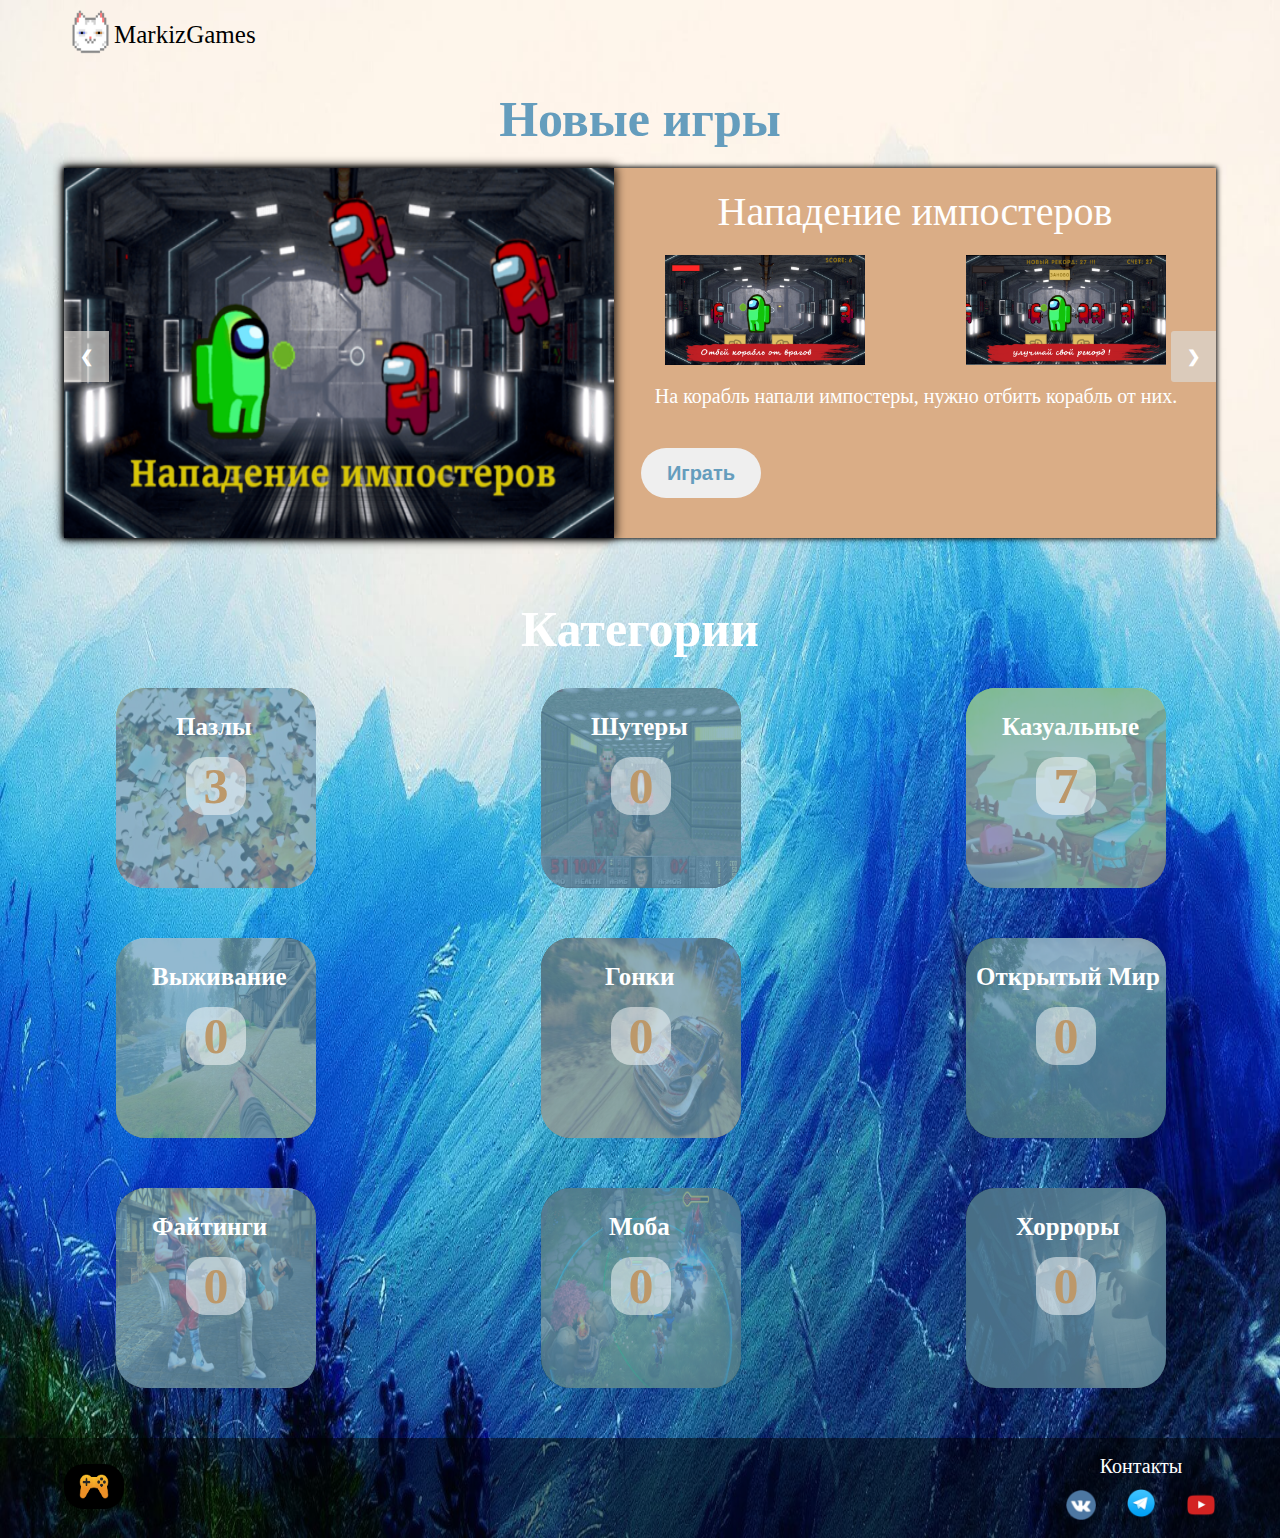
<file: index.html>
<!DOCTYPE html>
<html lang="en" dir="ltr">
  <head>
    <meta charset="utf-8">
    <meta name="viewport" content="width=device-width, initial-scale=1">
    <meta http-equiv="X-UA-Compatible" content="ie=edge">
    <link rel="stylesheet" type="text/css" href="css/Style.css">
    <link rel="shortcut icon" href="img/Logo/logo.png">
    <title>MarkizGames</title>
  </head>
  <body background="img/BodyPhone/back.png">
    <header class="header">
      <div class="container">
        <nav class="nav">
          <a href="#"><img class="logo-img" src="img/Logo/logo.png" alt="logo"></a>
          <a href="#"><span class="CompanyName">MarkizGames</span></a>
        </nav>
      </div>
    </header>
    <section class="new-game">
      <div class="container">
        <div class="title">
          <h1>Новые игры</h1>
        </div>
        <div class="slider">
            <div class="item">
              <div class="cover">
                <img class="cover-img" src="img/NewGame/NewGameOne/CoverAmong.png" alt="">
              </div>
              <div class="info">
                <div class="title-name">
                  <span class="title-name-span">Нападение импостеров</span>
                </div>
                <div class="screenshots">
                  <img class="screenshots-img" src="img/NewGame/NewGameOne/ScreenOne.png" alt="">
                  <img class="screenshots-img" src="img/NewGame/NewGameOne/ScreenTwo.png" alt="">
                </div>
                <div class="description">
                  <span class="text-description">На корабль напали импостеры, нужно отбить корабль от них.</span>
                </div>
                <div class="link">
                  <a class="link-a" href="https://yandex.ru/games/app/195930?lang=ru">
                    <button class="link-in-game" type="button" name="button">
                      <span class="link-span"> <b>Играть</b></span>
                    </button>
                  </a>
                </div>
              </div>
            </div>
            <div class="item">
              <div class="cover">
                <img class="cover-img" src="img/NewGame/NewGameTwo/CoverBrawlStars.png" alt="">
              </div>
              <div class="info">
                <div class="title-name">
                  <span class="title-name-span">Пазлы в Бравл Старс</span>
                </div>
                <div class="screenshots">
                  <img class="screenshots-img" src="img/NewGame/NewGameTwo/ScreenOne.png" alt="">
                  <img class="screenshots-img" src="img/NewGame/NewGameTwo/ScreenTwo.png" alt="">
                  <img class="screenshots-img" src="img/NewGame/NewGameTwo/ScreenThree.png" alt="">
                </div>
                <div class="description">
                  <span class="text-description">Пазлы в бравл старс - игра, где можно собирать различные картинки, да еще и на разном уровне сложности!</span>
                </div>
                <div class="link">
                  <a class="link-a" href="https://yandex.ru/games/app/193889?lang=ru">
                    <button class="link-in-game" type="button" name="button">
                      <span class="link-span"> <b>Играть</b></span>
                    </button>
                  </a>
                </div>
              </div>
            </div>
            <div class="item">
              <div class="cover">
                <img class="cover-img" src="img/NewGame/NewGameThree/CoverMinecraft.png" alt="">
              </div>
              <div class="info">
                <div class="title-name">
                  <span class="title-name-span">Увлекательные Пазлы в Майнкрафте</span>
                </div>
                <div class="screenshots">
                  <img class="screenshots-img" src="img/NewGame/NewGameThree/ScreenOne.png" alt="">
                  <img class="screenshots-img" src="img/NewGame/NewGameThree/ScreenTwo.png" alt="">
                  <img class="screenshots-img" src="img/NewGame/NewGameThree/ScreenThree.png" alt="">
                </div>
                <div class="description">
                  <span class="text-description">Увлекательные Пазлы в Майнкрафте - игра, где можно собирать различные картинки, да еще и на разном уровне сложности!</span>
                </div>
                <div class="link">
                  <a class="link-a" href="https://yandex.ru/games/app/193222?lang=ru">
                    <button class="link-in-game" type="button" name="button">
                      <span class="link-span"> <b>Играть</b></span>
                    </button>
                  </a>
                </div>
              </div>
            </div>
            <a class="previous" onclick="previousSlide()">&#10094;</a>
            <a class="next" onclick="nextSlide()">&#10095;</a>
        </div>
      </div>
    </section>
    <section class="categories">
      <div class="container">
        <div class="categories-info">
          <div class="categories-title">
            <h2>Категории</h2>
          </div>
          <div class="categories-blocks">
            <a class="categories-a" href="Puzzle.html">
              <div class="categories-block categories-puzzle">
                <img class="categories-puzzle-img" src="img/Categories/CategoriesBack/puzzle.png" alt="">
                <div class="categories-color-back">
                <span class="categories-title-block"><b>Пазлы</b></span></div>
                <div class="categories-back-count">
                  <span class="Puzzle-count"><b>3</b></span>
                </div>
              </div>
            </a>
            <a class="categories-a" href="Shooter.html">
              <div class="categories-block categories-puzzle">
                <img class="categories-puzzle-img" src="img/Categories/CategoriesBack/hooterFirstPirson.png" alt="">
                <div class="categories-color-back">
                <span class="categories-title-block categories-title-shooter"><b>Шутеры</b></span></div>
                <div class="categories-back-count">
                  <span class="Puzzle-count"><b>0</b></span>
                </div>
              </div>
            </a>
            <a class="categories-a" href="Casual.html">
              <div class="categories-block">
                <img class="categories-puzzle-img" src="img/Categories/CategoriesBack/Casual.png" alt="">
                <div class="categories-color-back">
                <span class="categories-title-block categories-title-casual"><b>Казуальные</b></span></div>
                <div class="categories-back-count">
                  <span class="Puzzle-count"><b>7</b></span>
                </div>
              </div>
            </a>
            <a class="categories-a" href="Survival.html">
              <div class="categories-block">
                <img class="categories-puzzle-img" src="img/Categories/CategoriesBack/Survival.png" alt="">
                <div class="categories-color-back">
                <span class="categories-title-block categories-title-casual"><b>Выживание</b></span></div>
                <div class="categories-back-count">
                  <span class="Puzzle-count"><b>0</b></span>
                </div>
              </div>
            </a>
            <a class="categories-a" href="Race.html">
              <div class="categories-block">
                <img class="categories-puzzle-img" src="img/Categories/CategoriesBack/Race.png" alt="">
                <div class="categories-color-back">
                <span class="categories-title-block categories-title-race"><b>Гонки</b></span></div>
                <div class="categories-back-count">
                  <span class="Puzzle-count"><b>0</b></span>
                </div>
              </div>
            </a>
            <a class="categories-a" href="OpenWorld.html">
              <div class="categories-block">
                <img class="categories-puzzle-img" src="img/Categories/CategoriesBack/OpenWorld.png" alt="">
                <div class="categories-color-back">
                <span class="categories-title-block categories-title-openworld"><b>Открытый Мир</b></span></div>
                <div class="categories-back-count">
                  <span class="Puzzle-count"><b>0</b></span>
                </div>
              </div>
            </a>
            <a class="categories-a" href="Fighting.html">
              <div class="categories-block">
                <img class="categories-puzzle-img" src="img/Categories/CategoriesBack/Fighting.png" alt="">
                <div class="categories-color-back">
                <span class="categories-title-block categories-title-casual"><b>Файтинги</b></span></div>
                <div class="categories-back-count">
                  <span class="Puzzle-count"><b>0</b></span>
                </div>
              </div>
            </a>
            <a class="categories-a" href="Moba.html">
              <div class="categories-block">
                <img class="categories-puzzle-img" src="img/Categories/CategoriesBack/Moba.png" alt="">
                <div class="categories-color-back">
                <span class="categories-title-block categories-title-moba"><b>Моба</b></span></div>
                <div class="categories-back-count">
                  <span class="Puzzle-count"><b>0</b></span>
                </div>
              </div>
            </a>
            <a class="categories-a" href="Horror.html">
              <div class="categories-block">
                <img class="categories-puzzle-img" src="img/Categories/CategoriesBack/Horror.png" alt="">
                <div class="categories-color-back">
                <span class="categories-title-block categories-title-shooter"><b>Хорроры</b></span></div>
                <div class="categories-back-count">
                  <span class="Puzzle-count"><b>0</b></span>
                </div>
              </div>
            </a>
          </div>
        </div>
      </div>
    </section>
    <footer class="footer">
      <div class="container">
        <div class="content-footer">
          <div class="YandexGames">
            <a href="https://yandex.ru/games/developer?name=Vlad_Volckov"><img class="footer-YandexGames" src="img/Footer/YandexGames.png" alt=""></a>
          </div>
          <div class="contacts">
            <span class="contacts-title">Контакты</span>
            <div class="contacts-icons">
              <a class="contacts-icon" href="https://vk.com/vladiki18">
                <img class="contacts-icon" src="img/Footer/vk.png" alt="">
              </a>
              <a href="https://t.me/VladislavZhuickov">
                <img class="contacts-icon" src="img/Footer/telegram.png" alt="">
              </a>
              <a class="contacts-icon" href="https://www.youtube.com/channel/UCjYv214kwdS6i0xPAJofwOQ">
                <img class="contacts-icon" src="img/Footer/YouTube.png" alt="">
              </a>
            </div>
          </div>
        </div>
      </div>
    </footer>
    <script src="js/my.js"></script>
  </body>
</html>
</file>
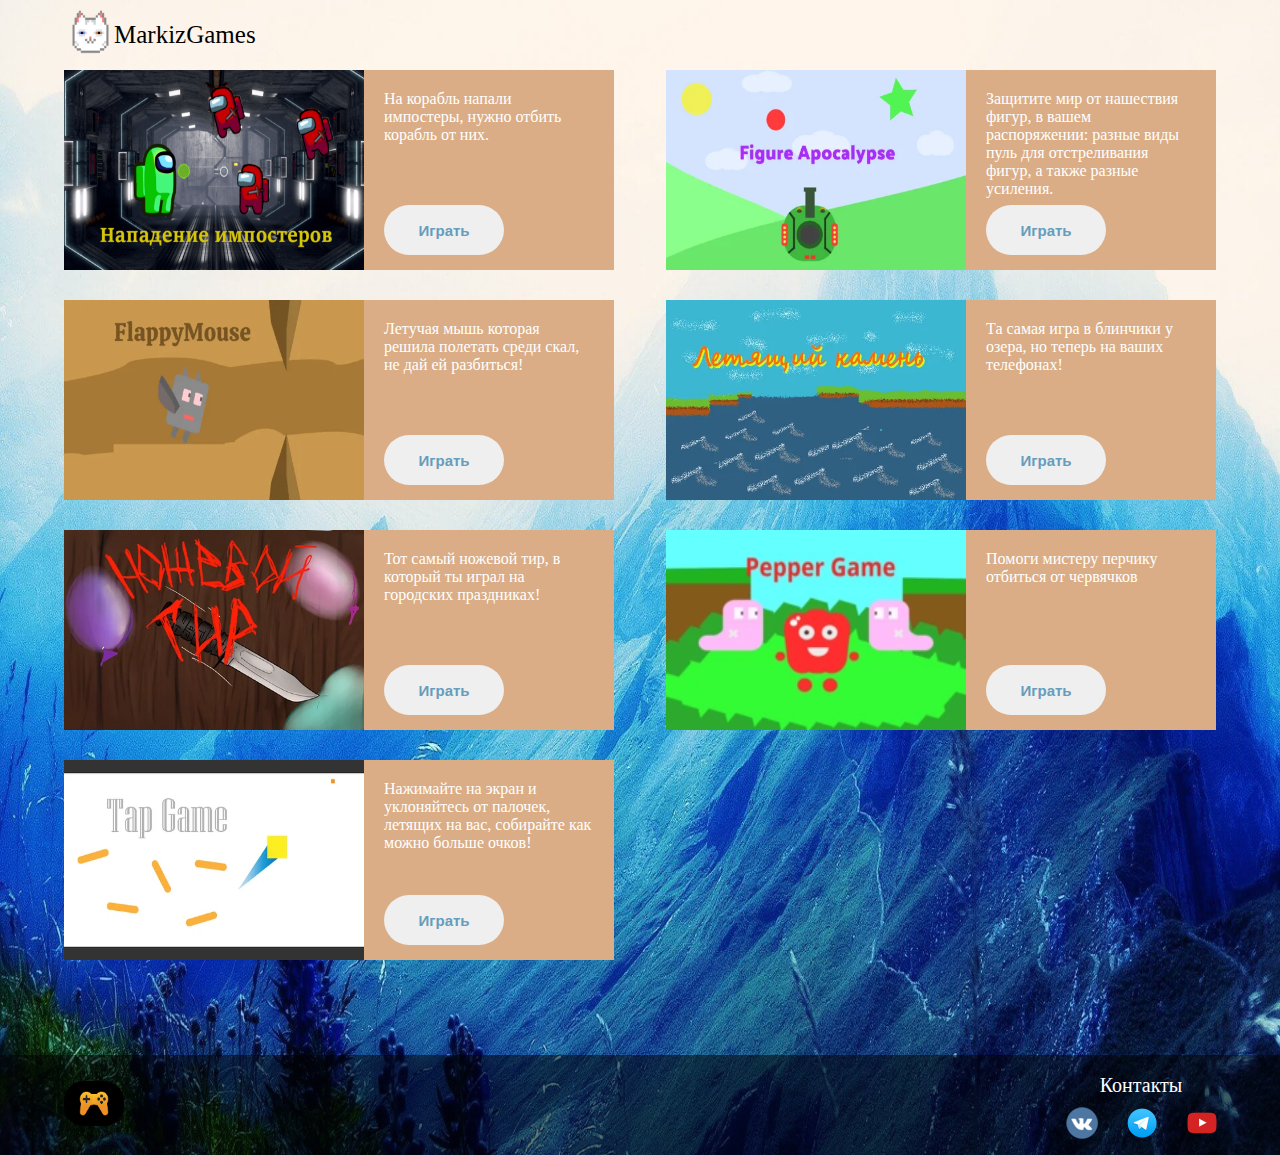
<file: Casual.html>
<!DOCTYPE html>
<html lang="en" dir="ltr">
  <head>
    <meta charset="utf-8">
    <meta name="viewport" content="width=device-width, initial-scale=1">
    <link rel="stylesheet" type="text/css" href="css/Categories.css">
    <link rel="stylesheet" type="text/css" href="css/Style.css">
    <link rel="shortcut icon" href="img/Logo/logo.png">
    <title>MarkizGames</title>
  </head>
  <body background="img/BodyPhone/back.png">
    <header class="header">
      <div class="container">
        <nav class="new-nav">
          <a href="index.html"><img class="new-logo-img" src="img/Logo/logo.png" alt="logo"></a>
          <a href="index.html"><span class="new-CompanyName">MarkizGames</span></a>
        </nav>
      </div>
    </header>
    <section class="games">
      <div class="container">
        <div class="item-games">
          <div class="item-block">
            <img class="item-img" src="img/Categories/CategoriesCasual/CoverAmong.png" alt="">
            <div class="item-info">
              <div class="item-description">
                <span class="item-description-span">На корабль напали импостеры, нужно отбить корабль от них.</span>
              </div>
              <div class="item-link">
                <a class="item-link-a" href="https://yandex.ru/games/app/195930?lang=ru">
                  <button class="item-link-in-game" type="button" name="button">
                    <span class="item-link-span"><b>Играть</b></span>
                  </button>
                </a>
              </div>
            </div>
          </div>
          <div class="item-block">
            <img class="item-img" src="img/Categories/CategoriesCasual/CoverFigyreApocalypsys.png" alt="">
            <div class="item-info">
              <div class="item-description">
                <span class="item-description-span">Защитите мир от нашествия фигур, в вашем распоряжении: разные виды пуль для отстреливания фигур, а также разные усиления.</span>
              </div>
              <div class="item-link">
                <a class="item-link-a" href="https://yandex.ru/games/app/161589?lang=ru">
                  <button class="item-link-in-game" type="button" name="button">
                    <span class="item-link-span"><b>Играть</b></span>
                  </button>
                </a>
              </div>
            </div>
          </div>
          <div class="item-block">
            <img class="item-img" src="img/Categories/CategoriesCasual/CoverFlappyMouse.png" alt="">
            <div class="item-info">
              <div class="item-description">
                <span class="item-description-span">Летучая мышь которая решила полетать среди скал, не дай ей разбиться!</span>
              </div>
              <div class="item-link">
                <a class="item-link-a" href="https://yandex.ru/games/app/161132?lang=ru">
                  <button class="item-link-in-game" type="button" name="button">
                    <span class="item-link-span"><b>Играть</b></span>
                  </button>
                </a>
              </div>
            </div>
          </div>
          <div class="item-block">
            <img class="item-img" src="img/Categories/CategoriesCasual/CoverFlappyStone.png" alt="">
            <div class="item-info">
              <div class="item-description">
                <span class="item-description-span">Та самая игра в блинчики у озера, но теперь на ваших телефонах!</span>
              </div>
              <div class="item-link">
                <a class="item-link-a" href="https://yandex.ru/games/app/168875?lang=ru">
                  <button class="item-link-in-game" type="button" name="button">
                    <span class="item-link-span"><b>Играть</b></span>
                  </button>
                </a>
              </div>
            </div>
          </div>
          <div class="item-block">
            <img class="item-img" src="img/Categories/CategoriesCasual/CoverKnifeTir.png" alt="">
            <div class="item-info">
              <div class="item-description">
                <span class="item-description-span">Тот самый ножевой тир, в который ты играл на городских праздниках!</span>
              </div>
              <div class="item-link">
                <a class="item-link-a" href="https://yandex.ru/games/app/173862?lang=ru">
                  <button class="item-link-in-game" type="button" name="button">
                    <span class="item-link-span"><b>Играть</b></span>
                  </button>
                </a>
              </div>
            </div>
          </div>
          <div class="item-block">
            <img class="item-img" src="img/Categories/CategoriesCasual/CoverPepperGames.png" alt="">
            <div class="item-info">
              <div class="item-description">
                <span class="item-description-span">Помоги мистеру перчику отбиться от червячков</span>
              </div>
              <div class="item-link">
                <a class="item-link-a" href="https://yandex.com/games/app/160925?lang=en">
                  <button class="item-link-in-game" type="button" name="button">
                    <span class="item-link-span"><b>Играть</b></span>
                  </button>
                </a>
              </div>
            </div>
          </div>
          <div class="item-block">
            <img class="item-img" src="img/Categories/CategoriesCasual/CoverTapGame.png" alt="">
            <div class="item-info">
              <div class="item-description">
                <span class="item-description-span">Нажимайте на экран и уклоняйтесь от палочек, летящих на вас, собирайте как можно больше очков!</span>
              </div>
              <div class="item-link">
                <a class="item-link-a" href="https://yandex.ru/games/app/166829?lang=ru">
                  <button class="item-link-in-game" type="button" name="button">
                    <span class="item-link-span"><b>Играть</b></span>
                  </button>
                </a>
              </div>
            </div>
          </div>
        </div>
      </div>
    </section>
    <footer class="new-footer">
      <div class="container">
        <div class="new-content-footer">
          <div class="YandexGames">
            <a href="https://yandex.ru/games/developer?name=Vlad_Volckov"><img class="footer-YandexGames" src="img/Footer/YandexGames.png" alt=""></a>
          </div>
          <div class="new-contacts">
            <span class="new-contacts-title">Контакты</span>
            <div class="new-contacts-icons">
              <a class="new-contacts-icon" href="https://vk.com/vladiki18">
                <img src="img/Footer/vk.png" alt="">
              </a>
              <a class="new-contacts-icon" href="https://t.me/VladislavZhuickov">
                <img src="img/Footer/telegram.png" alt="">
              </a>
              <a class="new-contacts-icon" href="https://www.youtube.com/channel/UCjYv214kwdS6i0xPAJofwOQ">
                <img src="img/Footer/YouTube.png" alt="">
              </a>
            </div>
          </div>
        </div>
      </div>
    </footer>
  </body>
</html>
</file>
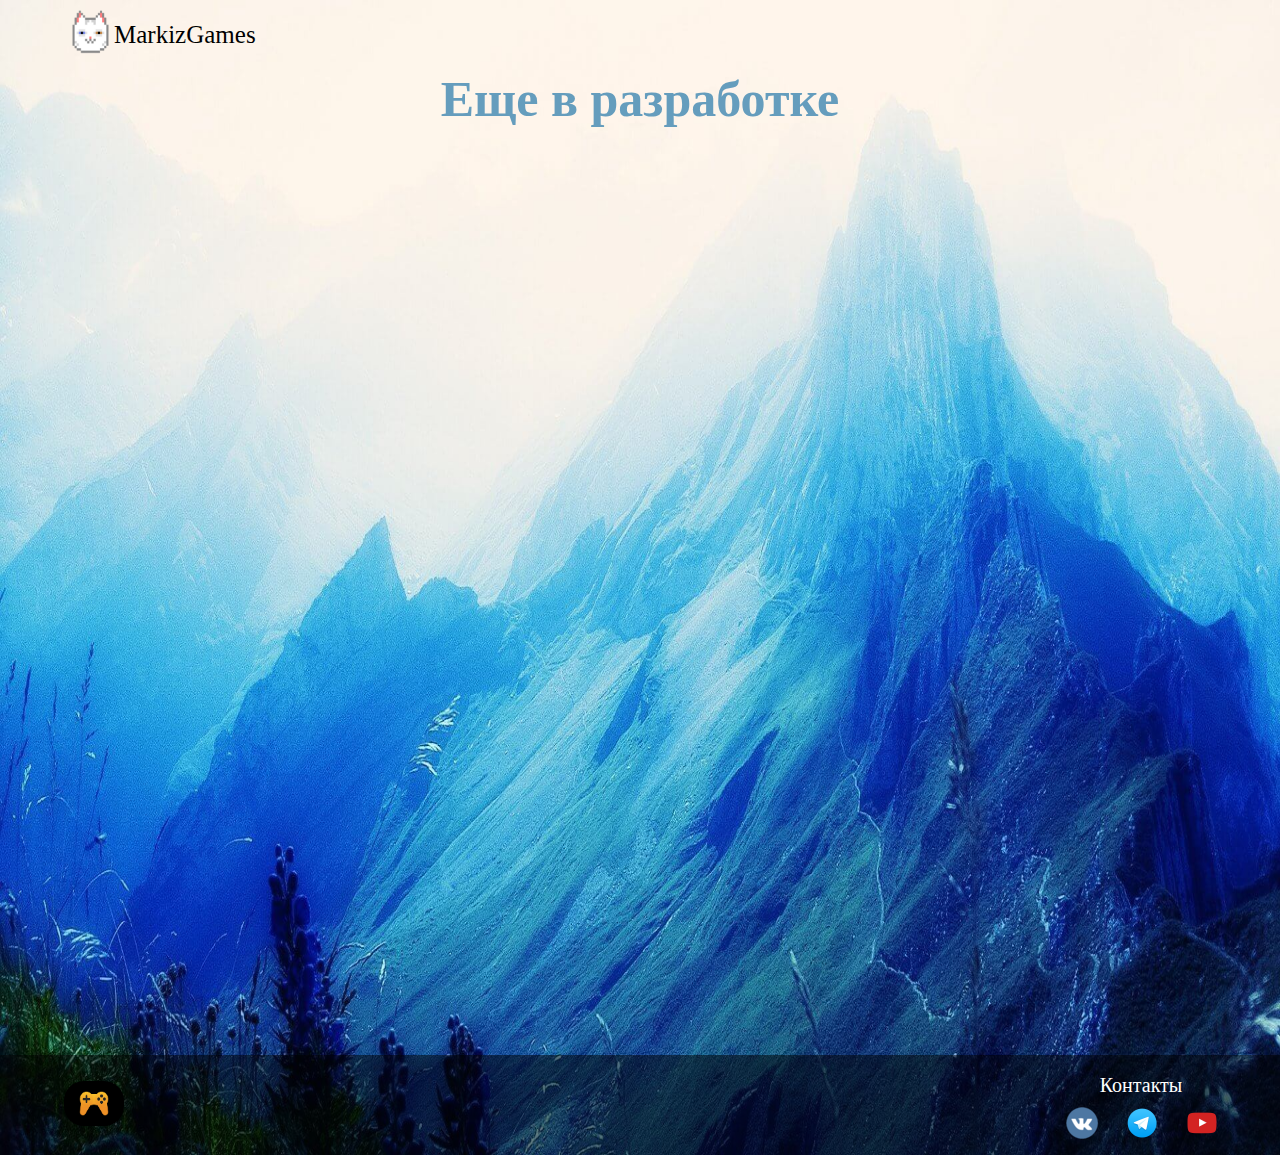
<file: Fighting.html>
<!DOCTYPE html>
<html lang="en" dir="ltr">
  <head>
    <meta charset="utf-8">
    <meta name="viewport" content="width=device-width, initial-scale=1">
    <link rel="stylesheet" type="text/css" href="css/Categories.css">
    <link rel="stylesheet" type="text/css" href="css/Style.css">
    <link rel="shortcut icon" href="img/Logo/logo.png">
    <title>MarkizGames</title>
  </head>
  <body background="img/BodyPhone/back.png">
    <header class="header">
      <div class="container">
        <nav class="new-nav">
          <a href="index.html"><img class="new-logo-img" src="img/Logo/logo.png" alt="logo"></a>
          <a href="index.html"><span class="new-CompanyName">MarkizGames</span></a>
        </nav>
      </div>
    </header>
    <section class="games">
      <div class="container">
        <h1>Еще в разработке</h1>
      </div>
    </section>
    <footer class="new-footer">
      <div class="container">
        <div class="new-content-footer">
          <div class="YandexGames">
            <a href="https://yandex.ru/games/developer?name=Vlad_Volckov"><img class="footer-YandexGames" src="img/Footer/YandexGames.png" alt=""></a>
          </div>
          <div class="new-contacts">
            <span class="new-contacts-title">Контакты</span>
            <div class="new-contacts-icons">
              <a class="new-contacts-icon" href="https://vk.com/vladiki18">
                <img src="img/Footer/vk.png" alt="">
              </a>
              <a class="new-contacts-icon" href="https://t.me/VladislavZhuickov">
                <img src="img/Footer/telegram.png" alt="">
              </a>
              <a class="new-contacts-icon" href="https://www.youtube.com/channel/UCjYv214kwdS6i0xPAJofwOQ">
                <img src="img/Footer/YouTube.png" alt="">
              </a>
            </div>
          </div>
        </div>
      </div>
    </footer>
  </body>
</html>
</file>
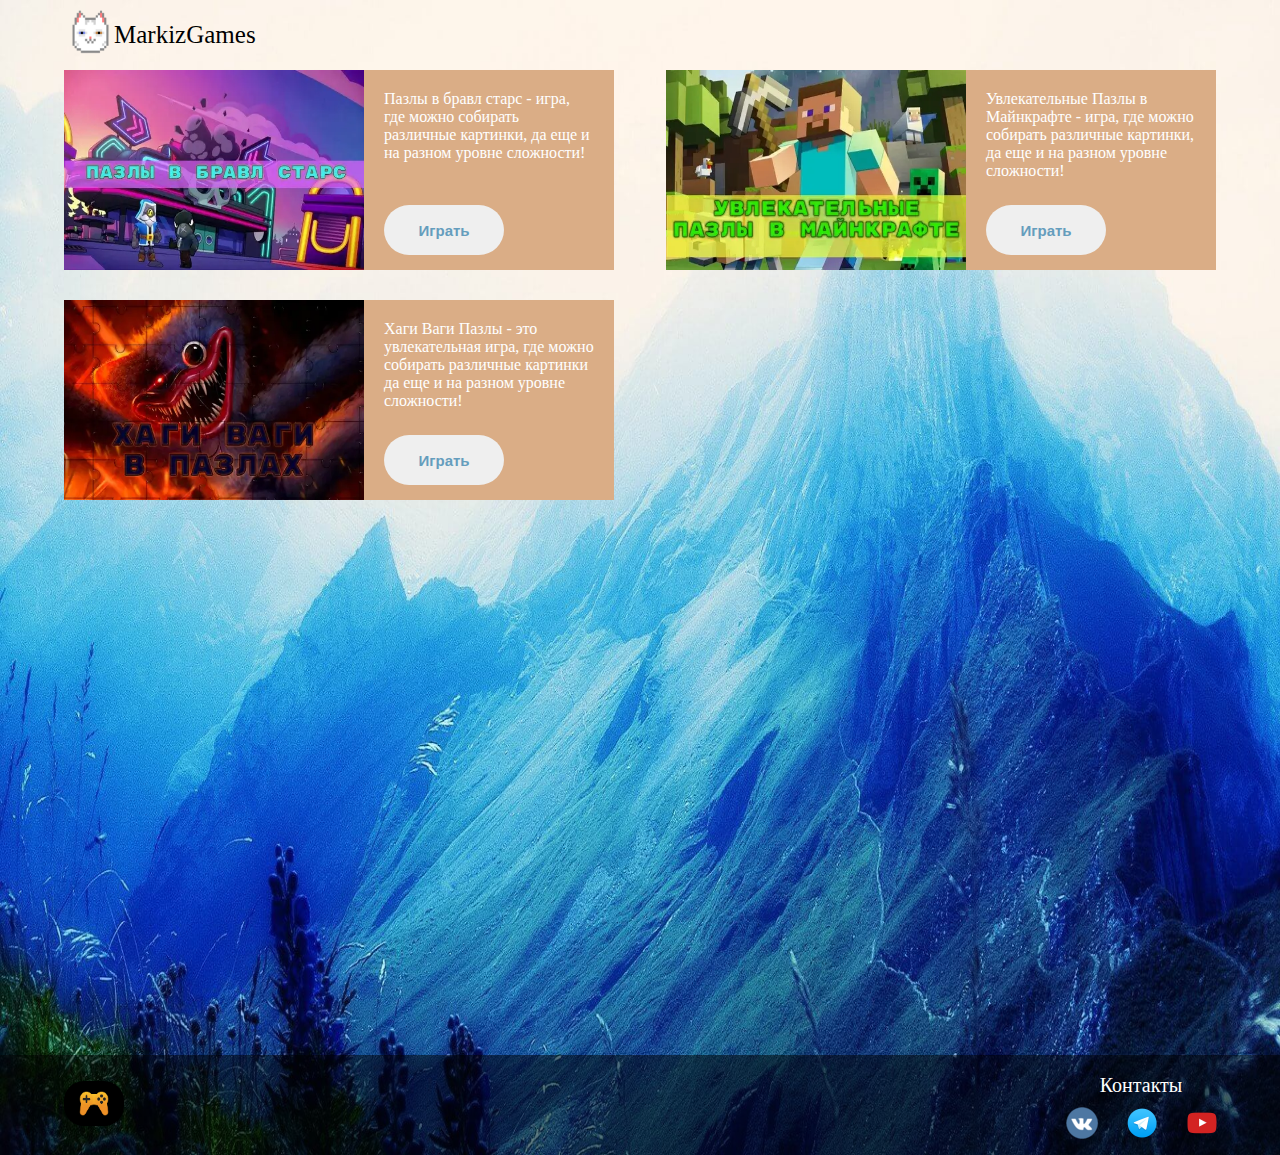
<file: Puzzle.html>
<!DOCTYPE html>
<html lang="en" dir="ltr">
  <head>
    <meta charset="utf-8">
    <meta name="viewport" content="width=device-width, initial-scale=1">
    <link rel="stylesheet" type="text/css" href="css/Categories.css">
    <link rel="stylesheet" type="text/css" href="css/Style.css">
    <link rel="shortcut icon" href="img/Logo/logo.png">
    <title>MarkizGames</title>
  </head>
  <body background="img/BodyPhone/back.png">
    <header class="header">
      <div class="container">
        <nav class="new-nav">
          <a href="index.html"><img class="new-logo-img" src="img/Logo/logo.png" alt="logo"></a>
          <a href="index.html"><span class="new-CompanyName">MarkizGames</span></a>
        </nav>
      </div>
    </header>
    <section class="games">
      <div class="container">
        <div class="item-games">
          <div class="item-block">
            <img class="item-img" src="img/Categories/CategoriesPuzzle/CoverBrawlStars.png" alt="">
            <div class="item-info">
              <div class="item-description">
                <span class="item-description-span">Пазлы в бравл старс - игра, где можно собирать различные картинки, да еще и на разном уровне сложности!</span>
              </div>
              <div class="item-link">
                <a class="item-link-a" href="https://yandex.ru/games/app/193889?lang=ru">
                  <button class="item-link-in-game" type="button" name="button">
                    <span class="item-link-span"><b>Играть</b></span>
                  </button>
                </a>
              </div>
            </div>
          </div>
          <div class="item-block">
            <img class="item-img" src="img/Categories/CategoriesPuzzle/CoverMinecraft.png" alt="">
            <div class="item-info">
              <div class="item-description">
                <span class="item-description-span">Увлекательные Пазлы в Майнкрафте - игра, где можно собирать различные картинки, да еще и на разном уровне сложности!</span>
              </div>
              <div class="item-link">
                <a class="item-link-a" href="https://yandex.ru/games/app/193222?lang=ru">
                  <button class="item-link-in-game" type="button" name="button">
                    <span class="item-link-span"><b>Играть</b></span>
                  </button>
                </a>
              </div>
            </div>
          </div>
          <div class="item-block">
            <img class="item-img" src="img/Categories/CategoriesPuzzle/CoverPoppyPlayTime.png" alt="">
            <div class="item-info">
              <div class="item-description">
                <span class="item-description-span">Хаги Ваги Пазлы - это увлекательная игра, где можно собирать различные картинки да еще и на разном уровне сложности!</span>
              </div>
              <div class="item-link">
                <a class="item-link-a" href="https://yandex.ru/games/app/192190?lang=ru">
                  <button class="item-link-in-game" type="button" name="button">
                    <span class="item-link-span"><b>Играть</b></span>
                  </button>
                </a>
              </div>
            </div>
          </div>
        </div>
      </div>
    </section>
    <footer class="new-footer">
      <div class="container">
        <div class="new-content-footer">
          <div class="YandexGames">
            <a href="https://yandex.ru/games/developer?name=Vlad_Volckov"><img class="footer-YandexGames" src="img/Footer/YandexGames.png" alt=""></a>
          </div>
          <div class="new-contacts">
            <span class="new-contacts-title">Контакты</span>
            <div class="new-contacts-icons">
              <a class="new-contacts-icon" href="https://vk.com/vladiki18">
                <img src="img/Footer/vk.png" alt="">
              </a>
              <a class="new-contacts-icon" href="https://t.me/VladislavZhuickov">
                <img src="img/Footer/telegram.png" alt="">
              </a>
              <a class="new-contacts-icon" href="https://www.youtube.com/channel/UCjYv214kwdS6i0xPAJofwOQ">
                <img src="img/Footer/YouTube.png" alt="">
              </a>
            </div>
          </div>
        </div>
      </div>
    </footer>
  </body>
</html>
</file>
<file: css/Style.css>
* {
  box-sizing: border-box;
}

a {
  text-decoration: none;
}

body {
  border: 0;
  margin: 0;
  object-fit: cover;
  background-size: 100% 100%;
}

h1 {
  font-size: 50px;
  text-align: center;
  margin: 0;
  color: #659DBD;
}

h2 {
  font-size: 50px;
  text-align: center;
  margin: 0;
  color: white;
}

.container {
    max-width: 1500px;
    margin: auto;
    width: 90%;
}

/*---------------header----------------*/

.nav {
  display: flex;
  align-items: center;
  height: 70px;
}

.logo-img {
  width: 50px;
  height: 50px;
}

.CompanyName {
  font-size: 25px;
  color:  black;
}

/*---------------header----------------*/

/*---------------block1----------------*/

.new-game {
  //background-color: #659DBD;
}

.new-game .container {
  height: 500px;
}

.title {
  padding: 20px;
}

.slider{
    position: relative;
    height: 370px;
}

.item {
  display: flex;
  justify-content: space-between;
  height: 100%;
  box-shadow: 0px 0px 5px 1px #000;
}

.cover img{
  width: 550px;
  height: 100%;
  position: relative;
  box-shadow: 0px 0px 10px 1px #000;
}

.info {
  width: 100%;
  display: flex;
  flex-direction: column;
  align-items: center;
  background-color: #DAAD86;
}

.title-name {
  text-align: center;
  font-size: 40px;
  margin-top: 20px;
  margin-bottom: 20px;
}

.title-name-span {
  color: white;
}

.screenshots {
    width: 100%;
    display: flex;
    justify-content: space-around;
    align-items: center;
}

.screenshots-img {
  width: 200px;
  height: 110px;
}

.description {
  margin-left: 27px;
  margin-right: 25px;
  padding-top: 20px;
}

.text-description {
  text-align: center;
  font-size: 20px;
  color: white;
}

.link {
  width: 100%;
  height: 100%;
  display: flex;
  align-items: center;
}

.link-a {
  margin-left: 27px;
}

.link-in-game {
  border-style: none;
  border-radius: 40px;
  width: 120px;
  height: 50px;
  cursor: pointer;
}

.link-in-game:hover {
  background-color: #FBEEC1;
}

.link-span {
  font-size: 20px;
  color:  #659DBD;
}

/* Кнопки вперед и назад */
.slider .previous, .slider .next {
    cursor: pointer;
    position: absolute;
    top: 50%;
    margin-top: -22px;
    padding: 16px;
    color: white;
    background-color: rgba(219, 215, 210, 0.7);
    font-weight: bold;
    font-size: 16px;
}
.slider .next {
    right: 0;
    border-radius: 3px 0 0 3px;
}

/* При наведении на кнопки добавляем фон кнопок */
.slider .previous:hover,
.slider .next:hover {
    background-color: rgba(0, 0, 0, 0.2);
}
/* Анимация слайдов */
.slider .item {
    animation-name: fade;
    animation-duration: 1.5s;
}
@keyframes fade {
    from {
        opacity: 0.4
    }
    to {
        opacity: 1
    }
}

/*---------------block1----------------*/

/*---------------block2----------------*/

.categories-info {
  display: flex;
  flex-direction: column;
  align-items: center;
  width: 100%;
}

.categories-title {
  padding: 30px;
}

.categories-blocks {
  display: flex;
  justify-content: space-between;
  flex-wrap: wrap;
  width: 100%;
  height: 100%;
}

.categories-a {
  width: 200px;
  height: 200px;
  margin-right: 50px;
  margin-left: 52px;
  margin-bottom: 50px;
}

.categories-block {
  width: 200px;
  height: 200px;
}

.categories-puzzle-img {
  width: 100%;
  height: 100%;
  border-radius: 30px;
}

.categories-title-block {
  position: relative;
  top: 25px;
  left: 30%;
  font-size: 25px;
  color: white;
}

.categories-title-shooter {
  left: 25%;
}

.categories-title-casual {
  left: 18%;
}

.categories-title-race {
  left: 32%;
}

.categories-title-openworld {
  left: 5%;
}

.categories-title-moba {
  left: 34%;
}

.categories-color-back {
  width: 100%;
  height: 100%;
  border-radius: 30px;
  position: relative;
  bottom: 204px;
  background-color: rgba(101, 157, 189, 0.7);
}

.categories-color-back:hover {
  background-color: rgba(101, 157, 189, 0.8);
}

.categories-back-count {
  width: 60px;
  border-radius: 20px;
  position: relative;
  bottom: 335px;
  left: 70px;
  background-color: rgba(255, 255, 255, 0.5);
  text-align: center;
  pointer-events: none;
}

.Puzzle-count {
  font-size: 50px;
  color:  #BC986A;
}

/*---------------block2----------------*/

/*---------------footer----------------*/

.footer {
  height: 100px;
  background-color: rgba(0, 0, 0, 0.5);
}

.content-footer {
  display: flex;
  justify-content: space-between;
  align-items: center;
  width: 100%;
  height: 100px;
}

.footer-YandexGames {
  width: 60px;
  height: 45px;
  border-radius: 20px;
}

.contacts {
  width: 150px;
  display: flex;
  flex-direction: column;
}

.contacts-title {
  color: white;
  text-align: center;
  font-size: 20px;
  padding-bottom: 10px;
}

.contacts-icons {
  display: flex;
  justify-content: space-between;
  align-items: center;
}

.contacts-icon {
  width: 30px;
  height: 30px;
}

/*---------------footer----------------*/

@media (max-width: 1200px) {

/*---------------block1----------------*/

  .title {
    padding: 15px;
  }

  .cover img{
    width: 500px;
  }

  .title-name {
    text-align: center;
    margin-top: 15px;
    margin-bottom: 15px;
  }

  .screenshots-img {
    width: 150px;
    height: 90px;
  }
  /*---------------block1----------------*/

  /*---------------block2----------------*/

  .categories-title {
    padding: 25px;
  }

  .categories-a {
    margin-left: 70px;
  }

  /*---------------block2----------------*/
}

@media (max-width: 1100px) {

/*---------------block1----------------*/

.new-game .container {
  height: 450px;
}

  .cover img{
    width: 400px;
  }

  .screenshots-img {
    width: 130px;
    height: 90px;
  }
  /*---------------block1----------------*/

  /*---------------block2----------------*/

  .categories-a {
    width: 180px;
    height: 180px;
    margin-left: 32px;
  }
  /*---------------block2----------------*/
}

@media (max-width: 1000px) {

/*---------------block1----------------*/

.new-game .container {
  height: 400px;
}

  .slider{
      height: 300px;
  }

  .cover img{
    width: 350px;
  }

  .title-name {
    font-size: 30px;
    margin-top: 15px;
    margin-bottom: 15px;
  }

  .screenshots-img {
    width: 120px;
    height: 80px;
  }

  .description {
    margin-left: 47px;
    padding-top: 15px;
  }

  .text-description {
    font-size: 17px;
  }

  .link-a {
    margin-left: 48px;
  }

    /*---------------block1----------------*/

    /*---------------block2----------------*/

    .categories-a {
      width: 150px;
      height: 150px;
      margin-left: 52px;
      margin-bottom: 100px;
    }
  /*---------------block2----------------*/
}

@media (max-width: 870px) {

/*---------------block1----------------*/

  .cover img{
    width: 320px;
  }

  .screenshots-img {
    width: 110px;
    height: 70px;
  }

    /*---------------block1----------------*/

    /*---------------block2----------------*/

    .categories-a {
      width: 60px;
      height: 60px;
      margin-left: 20px;
      margin-right: 130px;
      margin-bottom: 150px;
    }

    .categories-block {
      width: 150px;
      height: 150px;
    }

    .categories-title-block {
      top: 25px;
      left: 30%;
      font-size: 20px;
      color: white;
    }

    .categories-color-back {
      bottom: 154px;
    }

    .categories-back-count {
      width: 50px;
      height: 50px;
      border-radius: 15px;
      bottom: 250px;
      left: 49px;
    }

    .Puzzle-count {
      font-size: 40px;
    }

    .categories-title-shooter {
      left: 24%;
    }

    .categories-title-casual {
      left: 14%;
    }

    .categories-title-race {
      left: 30%;
    }

    .categories-title-openworld {
      left: 2px;
    }

    .categories-title-moba {
      left: 33%;
    }
  /*---------------block2----------------*/
}

@media (max-width: 750px) {

/*---------------header----------------*/

.nav {
  height: 50px;
}

.logo-img {
  width: 40px;
  height: 40px;
}

.CompanyName {
  font-size: 20px;
}

/*---------------header----------------*/

/*---------------block1----------------*/

  h1 {
    font-size: 40px;
  }

  h2 {
    font-size: 40px;
  }

  .new-game .container {
    height: 320px;
  }

  .title {
    padding: 10px;
  }

  .slider{
      height: 250px;
  }

  .cover img{
    width: 250px;
  }

  .title-name {
    font-size: 20px;
    margin-top: 10px;
    margin-bottom: 10px;
  }

  .screenshots-img {
    width: 90px;
    height: 60px;
  }

  .description {
    margin-left: 30px;
    padding-top: 10px;
  }

  .text-description {
    font-size: 15px;
  }

  .link-a {
    margin-left: 27px;
  }

  .link-in-game {
    width: 90px;
    height: 40px;
  }

  .link-span {
    font-size: 15px;
  }

    /*---------------block1----------------*/

    /*---------------block2----------------*/

    .categories-a {
      width: 40px;
      height: 40px;
      margin-left: 25px;
      margin-right: 100px;
      margin-bottom: 120px;
    }

    .categories-title {
      padding: 10px;
    }

    .categories-block {
      width: 120px;
      height: 120px;
    }

    .categories-title-block {
      top: 15px;
      left: 30%;
      font-size: 15px;
    }

    .categories-color-back {
      bottom: 124px;
    }

    .categories-back-count {
      width: 40px;
      height: 40px;
      border-radius: 12px;
      bottom: 200px;
      left: 39px;
    }

    .Puzzle-count {
      font-size: 35px;
    }

    .categories-title-shooter {
      left: 25%;
    }

    .categories-title-casual {
      left: 15%;
    }

    .categories-title-race {
      left: 30%;
    }

    .categories-title-openworld {
      left: 6px;
    }

    .categories-title-moba {
      left: 33%;
    }
  /*---------------block2----------------*/
}

@media (max-width: 600px) {

/*---------------block1----------------*/

  h1 {
    font-size: 30px;
  }

  h2 {
    font-size: 30px;
  }

  .new-game .container {
    height: 253px;
  }

  .title {
    padding: 8px;
  }

  .slider{
    height: 200px;
  }

  .cover img{
    width: 200px;
  }

  .title-name {
    font-size: 17px;
    margin-top: 7px;
    margin-bottom: 7px;
  }

  .screenshots-img {
    width: 75px;
    height: 45px;
  }

  .text-description {
    font-size: 12px;
  }

  .link-in-game {
    width: 70px;
    height: 30px;
  }

  .link-span {
    font-size: 12px;
  }

    /*---------------block1----------------*/

    /*---------------block2----------------*/

    .categories-a {
      width: 30px;
      height: 30px;
      margin-left: 20px;
      margin-right: 100px;
      margin-bottom: 112px;
    }

    .categories-block {
      width: 120px;
      height: 120px;
    }

    .categories-title-block {
      top: 17px;
      left: 30%;
      font-size: 15px;
      color: white;
    }

    .categories-color-back {
      bottom: 124px;
    }

    .categories-back-count {
      width: 40px;
      height: 40px;
      border-radius: 10px;
      bottom: 205px;
      left: 42px;
    }

    .Puzzle-count {
      font-size: 35px;
    }

    .categories-title-shooter {
      left: 24%;
    }

    .categories-title-casual {
      left: 19%;
    }

    .categories-title-race {
      left: 30%;
    }

    .categories-title-openworld {
      left: 6px;
    }
  /*---------------block2----------------*/

  /*---------------footer----------------*/

  .footer {
    height: 80px;
  }

  .content-footer {
    height: 80px;
  }

  .footer-YandexGames {
    width: 50px;
    height: 35px;
    border-radius: 15px;
  }

  .contacts-title {
    font-size: 18px;
    padding-bottom: 5px;
  }

  .contacts-icon {
    width: 25px;
    height: 25px;
  }

/*---------------footer----------------*/
}

@media (max-width: 517px) {

/*---------------header----------------*/

.CompanyName {
  display: none;
}

/*---------------header----------------*/

/*---------------block1----------------*/

.new-game .container {
  height: 350px;
}

.item {
  display: flex;
  flex-direction: column;
  align-items: center;
}

.title {
  padding: 8px;
}

.slider{
  height: 200px;
}

.cover {
  width: 100%;
  height: 200px;
}

.cover img{
  width: 100%;
  height: 200px;
}

.title-name {
  font-size: 15px;
  margin-top: 3px;
  margin-bottom: 0px;
}

.screenshots {
  display: none;
}

.description {
  margin-left: 30px;
  padding-top: 0;
}

.text-description {
  font-size: 10px;
}

.link {
  height: 50px;
}

.link-in-game {
  width: 60px;
  height: 25px;
}

.link-span {
  font-size: 11px;
}

/*---------------block1----------------*/

/*---------------block2----------------*/

.categories-title {
  padding: 20px;
}

.categories-a {
  width: 20px;
  height: 20px;
  margin-left: 10px;
  margin-right: 60px;
  margin-bottom: 100px;
}

.categories-block {
  width: 90px;
  height: 90px;
}

.categories-title-block {
  top: 15px;
  left: 30%;
  font-size: 12px;
}

.categories-color-back {
  bottom: 94px;
}

.categories-back-count {
  width: 30px;
  height: 30px;
  border-radius: 7px;
  bottom: 150px;
  left: 30px;
}

.Puzzle-count {
  font-size: 27px;
}

.categories-title-shooter {
  left: 25%;
}

.categories-title-casual {
  left: 15%;
}

.categories-title-openworld {
  left: 1px;
}
/*---------------block2----------------*/

/*---------------footer----------------*/

.footer {
  height: 80px;
}

.content-footer {
  height: 80px;
}

.footer-YandexGames {
  width: 50px;
  height: 35px;
  border-radius: 15px;
}

.contacts-title {
  font-size: 18px;
  padding-bottom: 5px;
}

.contacts-icon {
  width: 25px;
  height: 25px;
}

/*---------------footer----------------*/
}

@media (max-width: 390px) {

  .new-game .container {
    height: 356px;
  }

  .categories-info {
    height: 400px;
  }

  .categories-title {
    padding: 5px;
  }

  .description {
    margin-left: 10px;
  }

  .categories-a {
    margin-left: 1px;
    margin-right: 74px;
    margin-bottom: 74px;
  }

  .categories-title-block {
    left: 32%;
    font-size: 10px;
  }

  .categories-title-shooter {
    left: 28%;
  }

  .categories-title-casual {
    left: 20%;
  }

  .categories-title-openworld {
    left: 9px;
  }

}
</file>
<file: css/Categories.css>
.new-nav {
  display: flex;
  align-items: center;
  height: 70px;
}

.new-logo-img {
  width: 50px;
  height: 50px;
}

.new-CompanyName {
  font-size: 25px;
  color:  black;
}

.games {
  height: 985px;
}

.item-games {
  display: flex;
  justify-content: space-between;
  flex-wrap: wrap;
  width: 100%;
  height: 100%;
}

.item-block {
  display: flex;
  justify-content: space-around;
  width: 550px;
  margin-bottom: 30px;
}

.item-img {
  width: 300px;
  height: 200px;
}

.item-info {
  display: flex;
  flex-direction: column;
  background-color: #DAAD86;
  height: 200px;
}

.item-description {
  padding: 20px;
  height: 120px;
}

.item-description-span {
  font-size: 16px;
  color: white;
}

.item-link {
  width: 100%;
  height: 80px;
  display: flex;
  align-items: center;
}

.item-link-a {
  padding-left: 20px;
}

.item-link-in-game {
  width: 120px;
  height: 50px;
  border-style: none;
  border-radius: 40px;
  //margin-left: 20px;
  cursor: pointer;
}

.item-link-in-game:hover {
  background-color: #FBEEC1;
}

.item-link-span {
  font-size: 30px;
  color:  #659DBD;
}

.new-footer {
  height: 100px;
  background-color: rgba(0, 0, 0, 0.5);
}

.new-content-footer {
  display: flex;
  justify-content: space-between;
  align-items: center;
  width: 100%;
  height: 100px;
}

.new-footer-YandexGames {
  width: 60px;
  height: 45px;
  border-radius: 20px;
}

.new-contacts {
  width: 150px;
  display: flex;
  flex-direction: column;
}

.new-contacts-title {
  color: white;
  text-align: center;
  font-size: 20px;
  padding-bottom: 10px;
}

.new-contacts-icons {
  display: flex;
  justify-content: space-between;
  align-items: center;
}

.new-contacts-icon {
  width: 30px;
  height: 30px;
}

@media (max-width: 1200px) {

  .item-block {
    width: 450px;
  }

  .item-img {
    width: 280px;
    height: 180px;
  }

  .item-info {
    height: 180px;
  }

  .item-description {
    height: 100px;
    padding: 10px;
  }

  .item-description-span {
    font-size: 13px;
    padding: 0px;
  }

  .item-link {
    height: 80px;
  }

  .item-link-a {
    padding-left: 10px;
  }

  .item-link-in-game {
    border-radius: 40px;
    width: 100px;
    height: 40px;
    }
  }

  .item-link-span {
    font-size: 20px;
  }

@media (max-width: 1016px) {

  .item-block {
    width: 400px;
  }

  .item-img {
    width: 250px;
    height: 150px;
  }

  .item-info {
    height: 150px;
  }

  .item-description {
    padding: 5px;
    height: 90px;
  }

  .item-link {
    height: 60px;
  }

  .item-link-a {
    padding-left: 5px;
  }

  .item-description-span {
    font-size: 10px;
  }

  .item-link-in-game {
    border-radius: 40px;
    width: 90px;
    height: 30px;
    }
  }

  .item-link-span {
    font-size: 15px;
  }

@media (max-width: 905px) {

    .item-block {
      width: 320px;
    }

    .item-img {
      width: 160px;
    }

    .item-description-span {
      font-size: 10px;
    }

}

@media (max-width: 752px) {

    .item-block {
      width: 290px;
    }

    .item-img {
      width: 120px;
      height: 120px;
    }

    .item-info {
      height: 120px;
    }

    .item-link-in-game {
      border-radius: 15px;
      width: 75px;
      height: 25px;
      }
    }

    .item-link-span {
      font-size: 15px;
    }

    @media (max-width: 657px) {

        .item-block {
          width: 230px;
        }

        .item-img {
          width: 100px;
          height: 90px;
        }

        .item-info {
          height: 130px;
        }

        .item-description {
          height: 100px;
        }

        .item-img {
          height: 130px;
        }

        .item-link {
          height: 30px;
        }

        .item-description-span {
          font-size: 9px;
          padding: 0.5em 0;
          //line-height: 1px;
        }

        .item-link-span {
          font-size: 15px;
        }

    }

    @media (max-width: 528px) {

      .games {
          height: 1400px;
      }

      .item-games {
        display: flex;
        flex-direction: column;
        width: 100%;
        height: 100%;
      }

      .item-block {
        display: flex;
        justify-content: space-around;
        width: 100%;
        margin-bottom: 30px;
      }

      .item-img {
        width: 200px;
        height: 140px;
      }

      .item-info {
        height: 140px;
      }

      .item-description {
        height: 100px;
      }

      .item-description-span {
        font-size: 15px;
      }

      .item-link-in-game {
        width: 80px;
        height: 25px;
        border-radius: 30px;
      }

      .item-link-span {
        font-size: 15px;
      }

    }

    @media (max-width: 427px) {

      .new-CompanyName {
        display: none;
      }

      .item-description-span {
        font-size: 9px;
      }

      .item-img {
        width: 150px;
        height: 130px;
      }

      .item-info {
        height: 130px;
      }

      .item-description {
        height: 90px;
      }

    }

}

}
</file>
